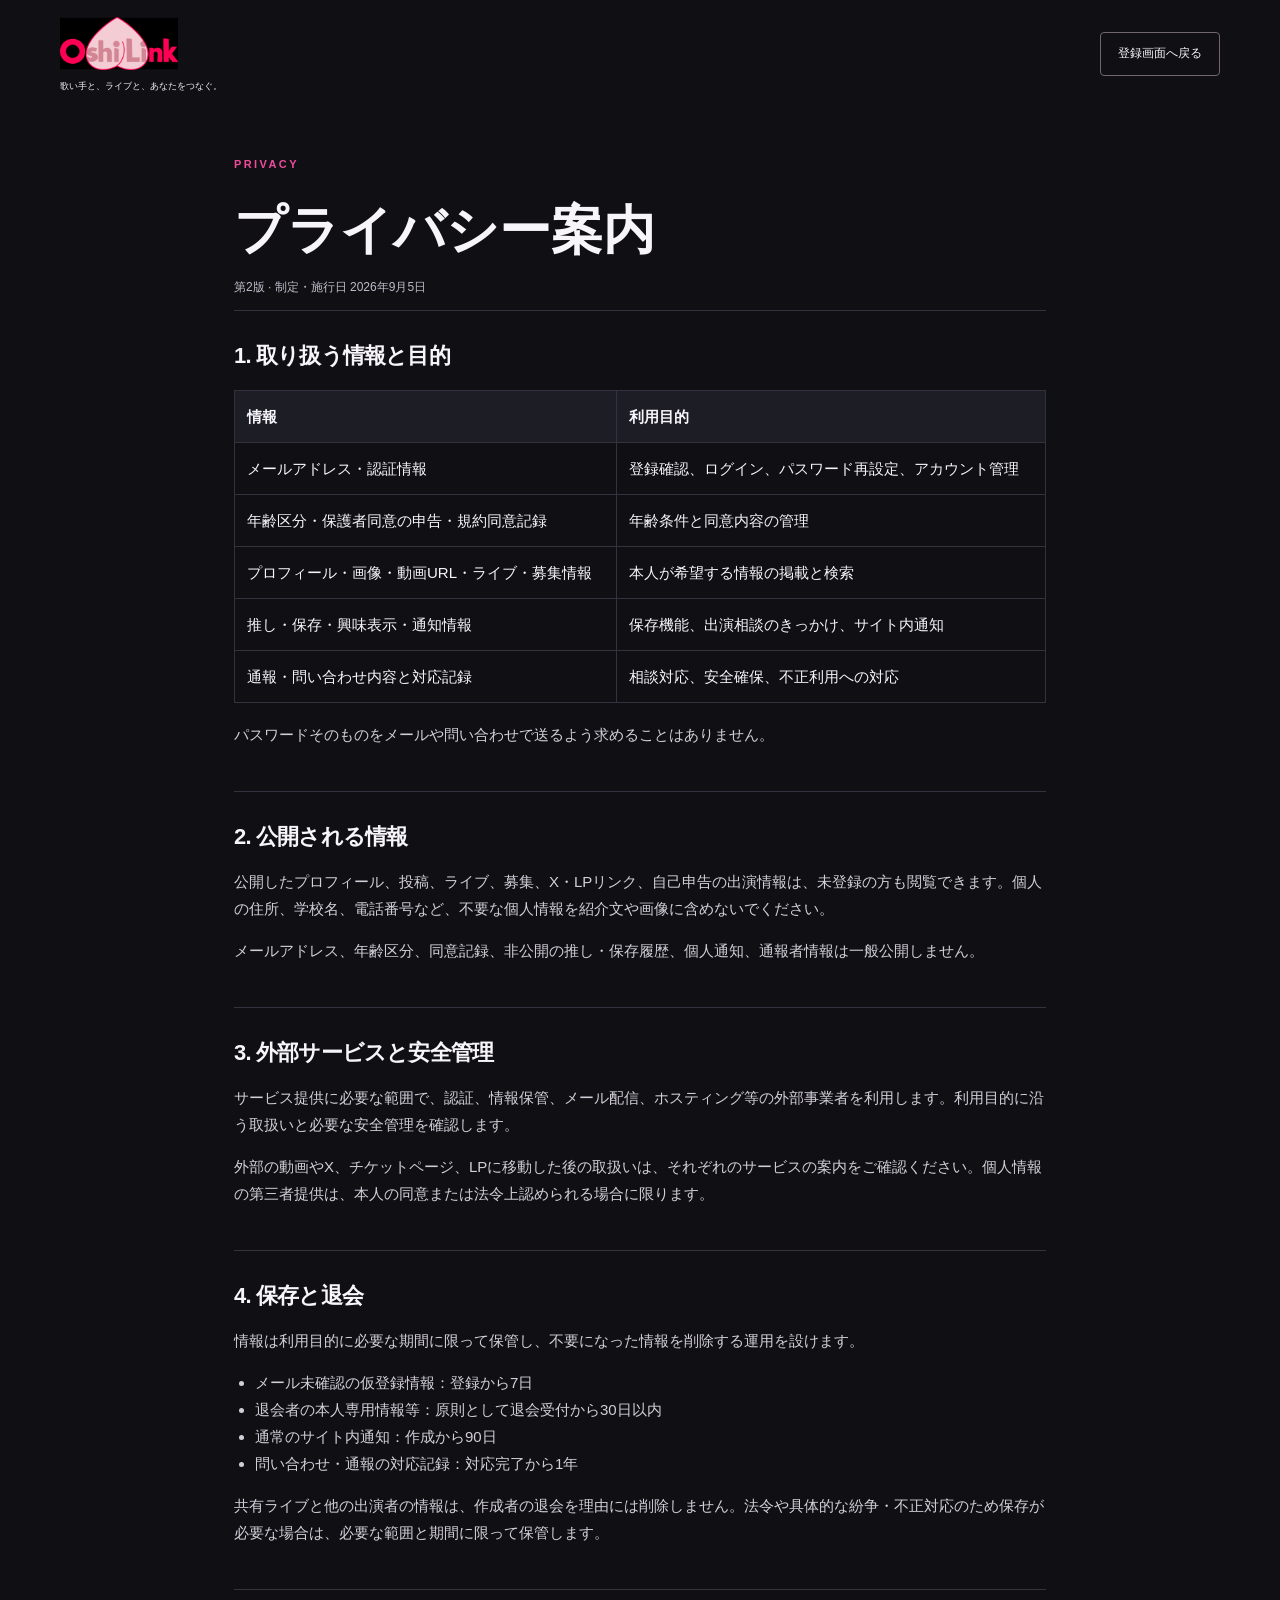
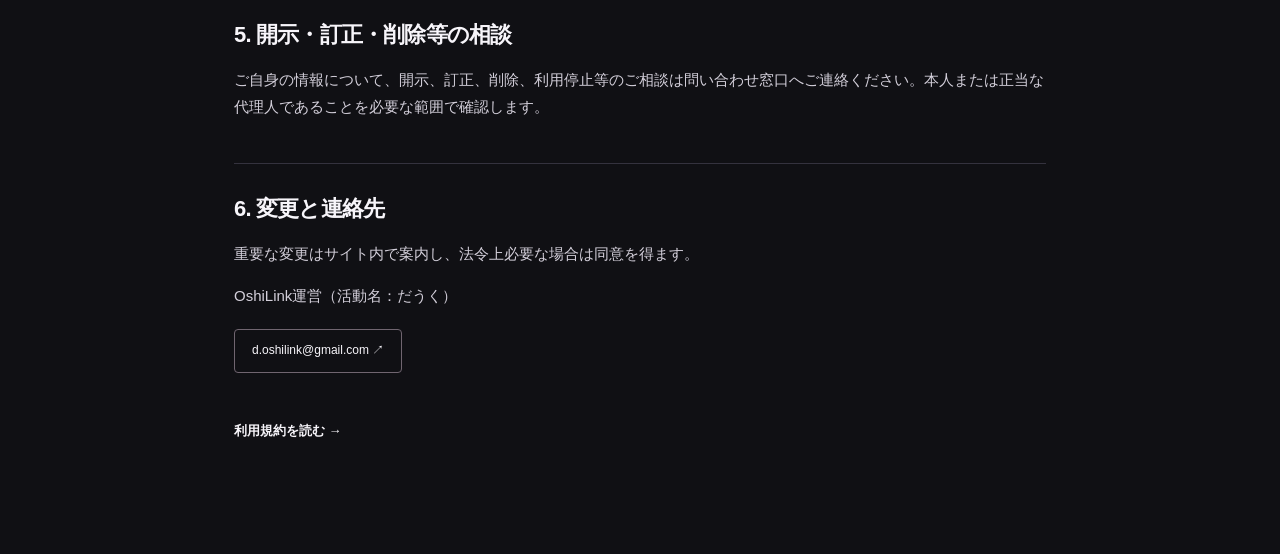
<file: privacy.html>
<!doctype html><html lang="ja"><head><meta charset="utf-8"><meta name="viewport" content="width=device-width,initial-scale=1"><title>プライバシー案内｜OshiLink</title><link rel="stylesheet" href="./style.css"><link rel="stylesheet" href="./logo.css"><link rel="stylesheet" href="./legal.css"></head><body>
<header class="header wrap"><a href="./index.html" class="brand" aria-label="OshiLink ホーム"><img class="brand-logo" src="./assets/oshilink-logo.png" alt=""><small>歌い手と、ライブと、あなたをつなぐ。</small></a><a class="outline" href="./account.html">登録画面へ戻る</a></header>
<main class="legal-shell"><p class="eyebrow">PRIVACY</p><h1>プライバシー案内</h1><p class="legal-meta">第2版 · 制定・施行日 2026年9月5日</p>
<section class="legal-section"><h2>1. 取り扱う情報と目的</h2><table class="legal-table"><thead><tr><th>情報</th><th>利用目的</th></tr></thead><tbody><tr><td>メールアドレス・認証情報</td><td>登録確認、ログイン、パスワード再設定、アカウント管理</td></tr><tr><td>年齢区分・保護者同意の申告・規約同意記録</td><td>年齢条件と同意内容の管理</td></tr><tr><td>プロフィール・画像・動画URL・ライブ・募集情報</td><td>本人が希望する情報の掲載と検索</td></tr><tr><td>推し・保存・興味表示・通知情報</td><td>保存機能、出演相談のきっかけ、サイト内通知</td></tr><tr><td>通報・問い合わせ内容と対応記録</td><td>相談対応、安全確保、不正利用への対応</td></tr></tbody></table><p>パスワードそのものをメールや問い合わせで送るよう求めることはありません。</p></section>
<section class="legal-section"><h2>2. 公開される情報</h2><p>公開したプロフィール、投稿、ライブ、募集、X・LPリンク、自己申告の出演情報は、未登録の方も閲覧できます。個人の住所、学校名、電話番号など、不要な個人情報を紹介文や画像に含めないでください。</p><p>メールアドレス、年齢区分、同意記録、非公開の推し・保存履歴、個人通知、通報者情報は一般公開しません。</p></section>
<section class="legal-section"><h2>3. 外部サービスと安全管理</h2><p>サービス提供に必要な範囲で、認証、情報保管、メール配信、ホスティング等の外部事業者を利用します。利用目的に沿う取扱いと必要な安全管理を確認します。</p><p>外部の動画やX、チケットページ、LPに移動した後の取扱いは、それぞれのサービスの案内をご確認ください。個人情報の第三者提供は、本人の同意または法令上認められる場合に限ります。</p></section>
<section class="legal-section"><h2>4. 保存と退会</h2><p>情報は利用目的に必要な期間に限って保管し、不要になった情報を削除する運用を設けます。</p><ul><li>メール未確認の仮登録情報：登録から7日</li><li>退会者の本人専用情報等：原則として退会受付から30日以内</li><li>通常のサイト内通知：作成から90日</li><li>問い合わせ・通報の対応記録：対応完了から1年</li></ul><p>共有ライブと他の出演者の情報は、作成者の退会を理由には削除しません。法令や具体的な紛争・不正対応のため保存が必要な場合は、必要な範囲と期間に限って保管します。</p></section>
<section class="legal-section"><h2>5. 開示・訂正・削除等の相談</h2><p>ご自身の情報について、開示、訂正、削除、利用停止等のご相談は問い合わせ窓口へご連絡ください。本人または正当な代理人であることを必要な範囲で確認します。</p></section>
<section class="legal-section"><h2>6. 変更と連絡先</h2><p>重要な変更はサイト内で案内し、法令上必要な場合は同意を得ます。</p><p>OshiLink運営（活動名：だうく）</p><div class="legal-contact"><a class="outline" href="mailto:d.oshilink@gmail.com">d.oshilink@gmail.com ↗</a></div></section>
<p><a class="text-link" href="./terms.html">利用規約を読む →</a></p></main></body></html>
</file>
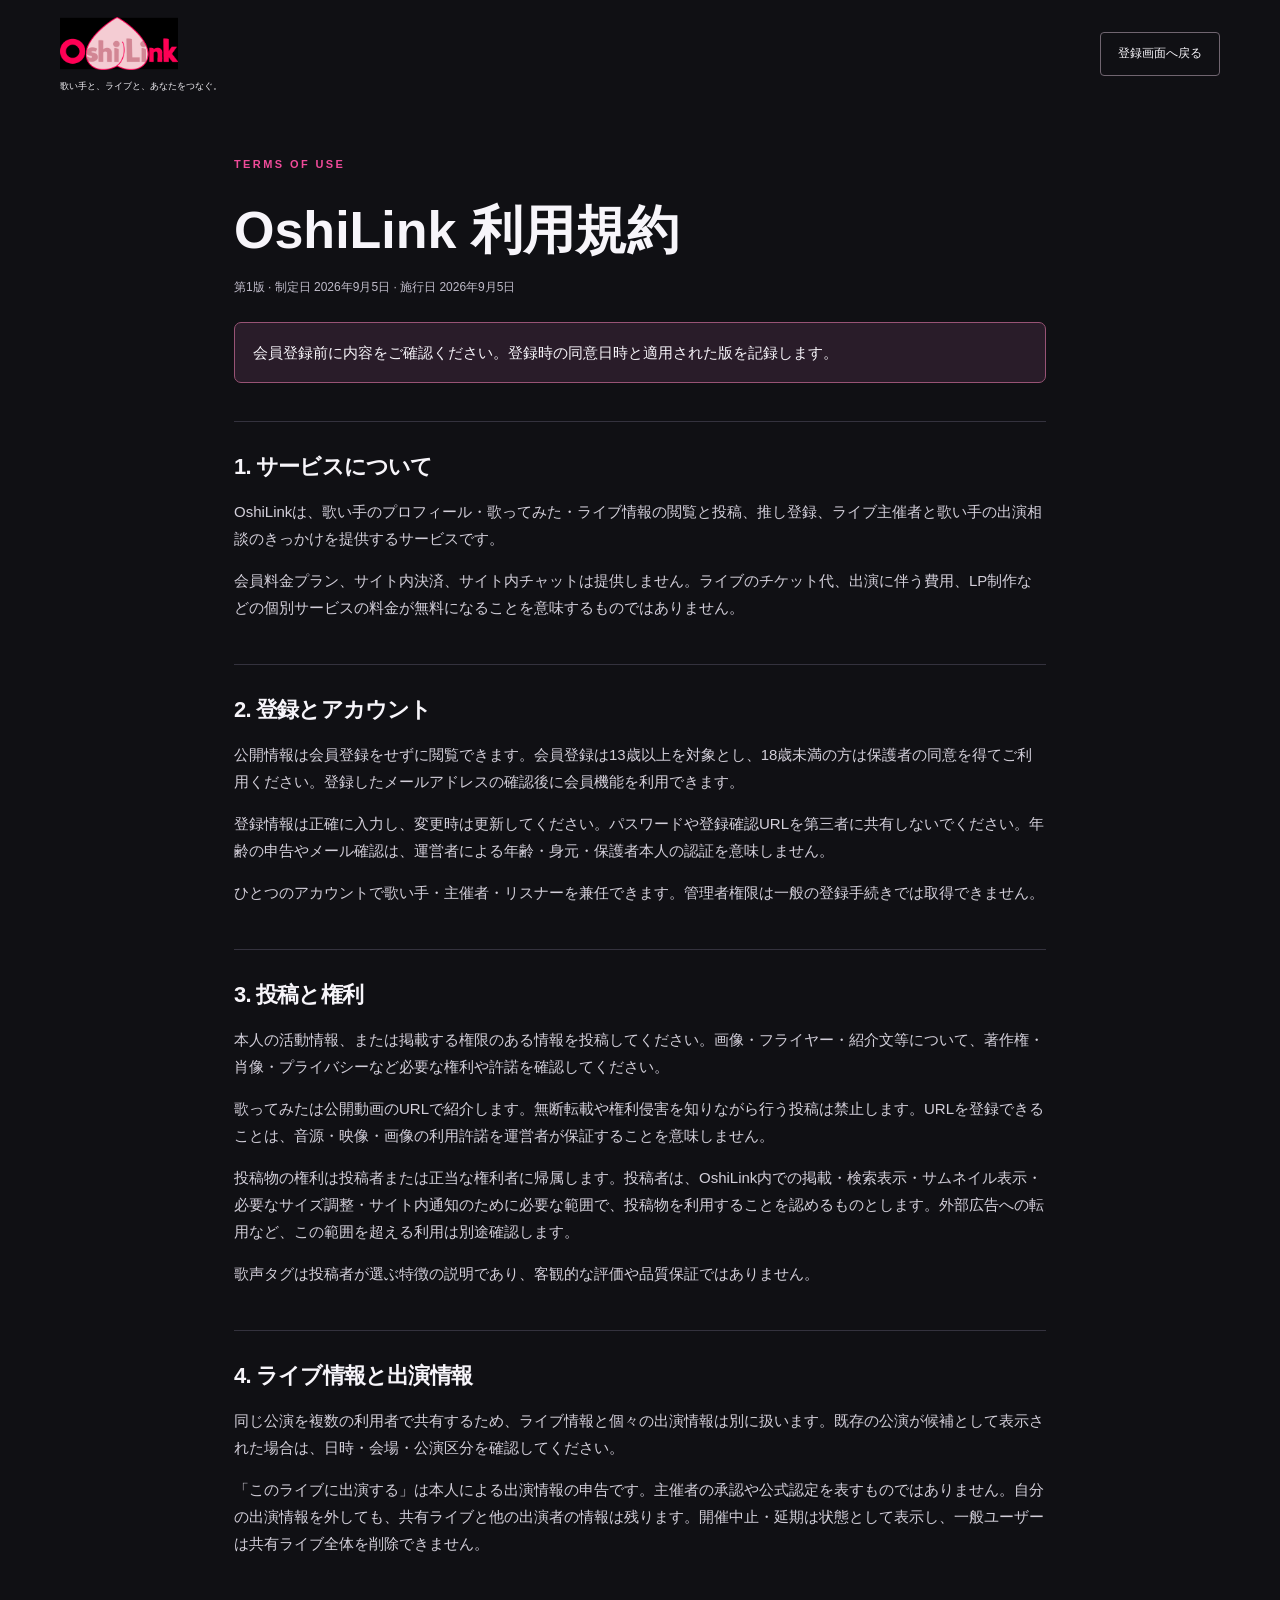
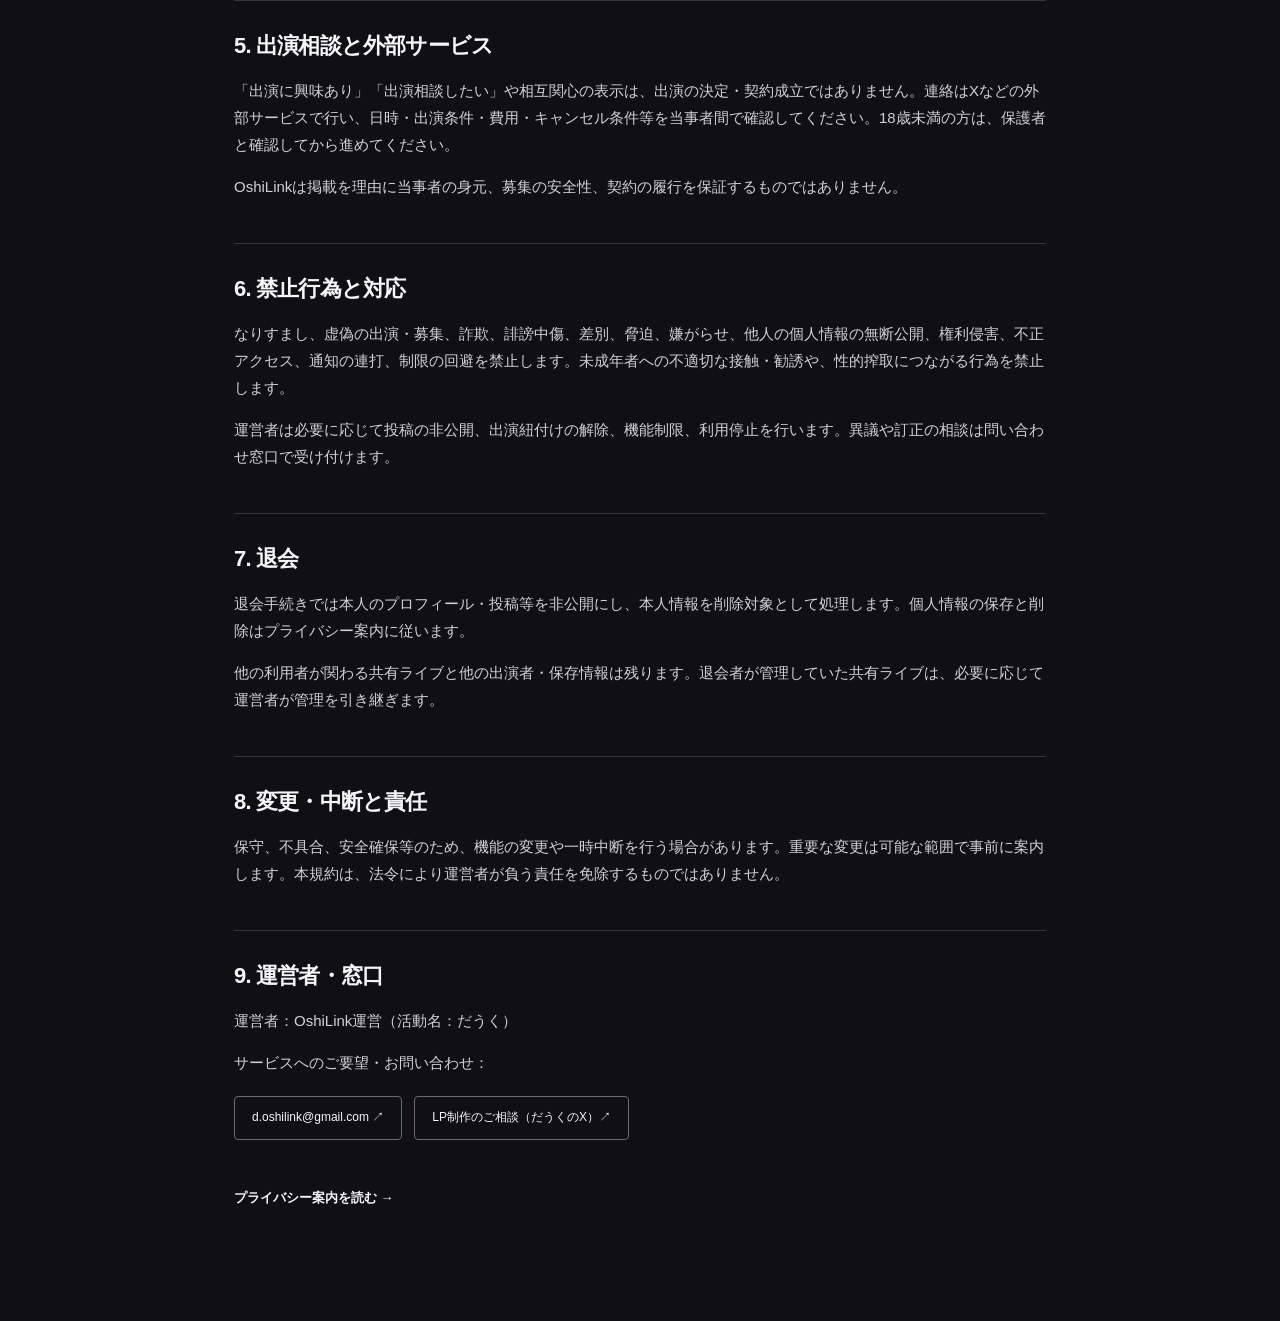
<file: terms.html>
<!doctype html><html lang="ja"><head><meta charset="utf-8"><meta name="viewport" content="width=device-width,initial-scale=1"><title>利用規約｜OshiLink</title><link rel="stylesheet" href="./style.css"><link rel="stylesheet" href="./logo.css"><link rel="stylesheet" href="./legal.css"></head><body>
<header class="header wrap"><a href="./index.html" class="brand" aria-label="OshiLink ホーム"><img class="brand-logo" src="./assets/oshilink-logo.png" alt=""><small>歌い手と、ライブと、あなたをつなぐ。</small></a><a class="outline" href="./account.html">登録画面へ戻る</a></header>
<main class="legal-shell"><p class="eyebrow">TERMS OF USE</p><h1>OshiLink 利用規約</h1><p class="legal-meta">第1版 · 制定日 2026年9月5日 · 施行日 2026年9月5日</p><div class="legal-notice">会員登録前に内容をご確認ください。登録時の同意日時と適用された版を記録します。</div>
<section class="legal-section"><h2>1. サービスについて</h2><p>OshiLinkは、歌い手のプロフィール・歌ってみた・ライブ情報の閲覧と投稿、推し登録、ライブ主催者と歌い手の出演相談のきっかけを提供するサービスです。</p><p>会員料金プラン、サイト内決済、サイト内チャットは提供しません。ライブのチケット代、出演に伴う費用、LP制作などの個別サービスの料金が無料になることを意味するものではありません。</p></section>
<section class="legal-section"><h2>2. 登録とアカウント</h2><p>公開情報は会員登録をせずに閲覧できます。会員登録は13歳以上を対象とし、18歳未満の方は保護者の同意を得てご利用ください。登録したメールアドレスの確認後に会員機能を利用できます。</p><p>登録情報は正確に入力し、変更時は更新してください。パスワードや登録確認URLを第三者に共有しないでください。年齢の申告やメール確認は、運営者による年齢・身元・保護者本人の認証を意味しません。</p><p>ひとつのアカウントで歌い手・主催者・リスナーを兼任できます。管理者権限は一般の登録手続きでは取得できません。</p></section>
<section class="legal-section"><h2>3. 投稿と権利</h2><p>本人の活動情報、または掲載する権限のある情報を投稿してください。画像・フライヤー・紹介文等について、著作権・肖像・プライバシーなど必要な権利や許諾を確認してください。</p><p>歌ってみたは公開動画のURLで紹介します。無断転載や権利侵害を知りながら行う投稿は禁止します。URLを登録できることは、音源・映像・画像の利用許諾を運営者が保証することを意味しません。</p><p>投稿物の権利は投稿者または正当な権利者に帰属します。投稿者は、OshiLink内での掲載・検索表示・サムネイル表示・必要なサイズ調整・サイト内通知のために必要な範囲で、投稿物を利用することを認めるものとします。外部広告への転用など、この範囲を超える利用は別途確認します。</p><p>歌声タグは投稿者が選ぶ特徴の説明であり、客観的な評価や品質保証ではありません。</p></section>
<section class="legal-section"><h2>4. ライブ情報と出演情報</h2><p>同じ公演を複数の利用者で共有するため、ライブ情報と個々の出演情報は別に扱います。既存の公演が候補として表示された場合は、日時・会場・公演区分を確認してください。</p><p>「このライブに出演する」は本人による出演情報の申告です。主催者の承認や公式認定を表すものではありません。自分の出演情報を外しても、共有ライブと他の出演者の情報は残ります。開催中止・延期は状態として表示し、一般ユーザーは共有ライブ全体を削除できません。</p></section>
<section class="legal-section"><h2>5. 出演相談と外部サービス</h2><p>「出演に興味あり」「出演相談したい」や相互関心の表示は、出演の決定・契約成立ではありません。連絡はXなどの外部サービスで行い、日時・出演条件・費用・キャンセル条件等を当事者間で確認してください。18歳未満の方は、保護者と確認してから進めてください。</p><p>OshiLinkは掲載を理由に当事者の身元、募集の安全性、契約の履行を保証するものではありません。</p></section>
<section class="legal-section"><h2>6. 禁止行為と対応</h2><p>なりすまし、虚偽の出演・募集、詐欺、誹謗中傷、差別、脅迫、嫌がらせ、他人の個人情報の無断公開、権利侵害、不正アクセス、通知の連打、制限の回避を禁止します。未成年者への不適切な接触・勧誘や、性的搾取につながる行為を禁止します。</p><p>運営者は必要に応じて投稿の非公開、出演紐付けの解除、機能制限、利用停止を行います。異議や訂正の相談は問い合わせ窓口で受け付けます。</p></section>
<section class="legal-section"><h2>7. 退会</h2><p>退会手続きでは本人のプロフィール・投稿等を非公開にし、本人情報を削除対象として処理します。個人情報の保存と削除はプライバシー案内に従います。</p><p>他の利用者が関わる共有ライブと他の出演者・保存情報は残ります。退会者が管理していた共有ライブは、必要に応じて運営者が管理を引き継ぎます。</p></section>
<section class="legal-section"><h2>8. 変更・中断と責任</h2><p>保守、不具合、安全確保等のため、機能の変更や一時中断を行う場合があります。重要な変更は可能な範囲で事前に案内します。本規約は、法令により運営者が負う責任を免除するものではありません。</p></section>
<section class="legal-section"><h2>9. 運営者・窓口</h2><p>運営者：OshiLink運営（活動名：だうく）</p><p>サービスへのご要望・お問い合わせ：</p><div class="legal-contact"><a class="outline" href="mailto:d.oshilink@gmail.com">d.oshilink@gmail.com ↗</a><a class="outline" href="https://x.com/dauk_CA" target="_blank" rel="noopener noreferrer">LP制作のご相談（だうくのX）↗</a></div></section>
<p><a class="text-link" href="./privacy.html">プライバシー案内を読む →</a></p></main></body></html>
</file>
<file: style.css>
:root{color-scheme:dark;--bg:#101014;--surface:#1d1d25;--ink:#f7f5fa;--muted:#bfbbc9;--pink:#f04b9a;--button:#b81768;--line:#34323e}*{box-sizing:border-box}html{scroll-behavior:smooth;scroll-padding-top:30px}body{margin:0;background:var(--bg);color:var(--ink);font-family:"Hiragino Kaku Gothic ProN","Yu Gothic",sans-serif;font-size:15px;line-height:1.8}a{color:inherit;text-decoration:none}button,input,select{font:inherit}button,a,select,input{touch-action:manipulation}button{cursor:pointer;color:inherit;background:none;border:0}button:focus-visible,a:focus-visible,input:focus-visible,select:focus-visible{outline:3px solid #ff9ccb;outline-offset:5px}button:hover,a:hover{filter:brightness(1.17)}.wrap{max-width:1240px;margin:auto;padding-left:40px;padding-right:40px}.preview{padding:8px 28px;background:#2d1730;color:#f4d3e6;font-size:12px;display:flex;justify-content:center;gap:36px}.preview label{cursor:pointer}.header{height:108px;display:flex;align-items:center;justify-content:space-between;gap:24px}.brand{font-family:Arial,sans-serif;font-size:30px;font-weight:900;letter-spacing:-1px;line-height:1}.brand span{color:var(--pink)}.brand small{display:block;font-family:sans-serif;font-size:9px;letter-spacing:0;margin-top:12px;font-weight:400}.header nav{display:flex;gap:28px;font-size:13px;font-weight:bold}.outline{border:1px solid #706570;padding:10px 17px;border-radius:4px;font-size:12px}.hero{display:grid;grid-template-columns:1.06fr 1fr;gap:50px;align-items:center;padding-top:30px;padding-bottom:74px}.eyebrow{font:700 11px/1.5 Arial,sans-serif;letter-spacing:2.4px;color:var(--pink);margin:0 0 22px}.hero h1{font-size:clamp(34px,4.5vw,57px);letter-spacing:-2px;line-height:1.5;margin:0 0 26px;font-weight:900}.hero h1 em{font-style:normal;color:var(--pink)}.intro{color:var(--muted);line-height:2.1}.actions{display:flex;align-items:center;gap:25px;margin-top:34px}.primary{display:inline-flex;align-items:center;justify-content:space-between;gap:40px;background:var(--button);padding:15px 24px;border:1px solid #d13784;border-radius:4px;font-weight:700;font-size:14px}.text-link{font-size:13px;font-weight:700;padding:8px 0}.quiet{font-size:12px;color:var(--muted);margin-top:22px}.spotlight{position:relative;min-height:460px;overflow:hidden;background:radial-gradient(ellipse at 90% 5%,#f98ec766,transparent 45%),linear-gradient(125deg,#211127 10%,#84294c 55%,#23111b 88%);border:1px solid #b1749655;box-shadow:0 12px 90px #a7245b22;transform:rotate(2deg);padding:25px 28px}.spotlight-top{display:flex;justify-content:space-between;font:10px Arial,sans-serif;letter-spacing:2px}.spotlight-title{padding:26px 0 15px}.spotlight-title>span{font-size:13px;letter-spacing:5px}.spotlight strong{font:900 clamp(52px,6vw,79px)/.93 Arial,sans-serif;display:block;margin-top:16px;letter-spacing:-4px}.spotlight i{font-style:normal;color:#ffa3d0}.spotlight-bottom{position:relative;border-top:1px solid #ffffff55;padding-top:18px;display:grid;grid-template-columns:1fr 1fr;gap:10px;align-items:start}.spotlight-bottom p{margin:0;font-size:14px}.spotlight-bottom small{grid-column:1/-1;font-size:10px;color:#f4cbdc}.pill{font-size:10px;display:inline-block;width:fit-content;border:1px solid #e8b0ce88;border-radius:30px;padding:3px 11px}.marquee{border-block:1px solid var(--line);padding:18px 0;white-space:nowrap;overflow:hidden;color:#74717e;font:900 22px Arial,sans-serif;letter-spacing:4px}.marquee span{color:var(--pink);margin:0 35px}.section{padding-top:76px;padding-bottom:12px;scroll-margin-top:20px}.section-heading{display:flex;align-items:flex-end;justify-content:space-between;gap:20px;margin-bottom:30px}h2{font-size:28px;line-height:1.5;letter-spacing:-.8px;margin:0}h3{line-height:1.6}.section-heading .eyebrow{margin-bottom:12px}.section-heading p:not(.eyebrow){margin:12px 0 0;font-size:13px;color:var(--muted)}.region-label{font-size:11px;color:var(--muted)}select{display:block;padding:10px 30px 10px 15px;color:var(--ink);background:var(--surface);border:1px solid var(--line);border-radius:5px}.calendar-layout{display:grid;grid-template-columns:1.35fr 1fr;border:1px solid var(--line);border-radius:8px;overflow:hidden;background:#17171d}.calendar-panel{padding:25px;border-right:1px solid var(--line)}.month-bar{display:flex;justify-content:space-between;align-items:center;margin-bottom:23px}.month-bar h3{margin:0;font:700 24px Arial,sans-serif}.month-bar button{border:1px solid var(--line);border-radius:4px;min-width:39px;min-height:38px;font-size:13px}.weekdays,.days{display:grid;grid-template-columns:repeat(7,minmax(0,1fr));}.weekdays,.days{grid-template-columns:repeat(7,minmax(0,1fr))}.weekdays{text-align:center;font-size:11px;color:var(--muted);margin-bottom:10px}.weekdays span:first-child{color:#ff92ba}.weekdays span:last-child{color:#91b4ff}.day{position:relative;min-height:64px;border:1px solid transparent;border-radius:5px;padding:8px 2px;font:14px Arial,sans-serif;display:flex;flex-direction:column;align-items:center;justify-content:center;gap:6px}.day.today{border-color:#786a79}.day[aria-pressed=true]{background:var(--button);border-color:var(--pink)}.day .dots{min-height:13px;font:9px sans-serif;color:#ffb2d7}.day[aria-pressed=true] .dots{color:white}.day:hover{background:#49283d}.calendar-note{font-size:10px;color:var(--muted);margin-top:20px;margin-bottom:0}.event-panel{padding:25px;background:#1b1a22}.list-title{display:flex;align-items:center;justify-content:space-between;margin-bottom:20px}.list-title h3{margin:0;font-size:17px}.list-title>span{font-size:12px;color:var(--muted)}.event{padding:18px 0;border-bottom:1px solid var(--line)}.event:first-child{padding-top:0}.event .meta{font-size:11px;color:#e39abb}.event h4{font-size:18px;margin:10px 0}.event p{color:var(--muted);font-size:12px;margin:5px 0}.event button{padding:0;text-align:left;width:100%}.event .arrow{float:right;color:var(--pink)}.sample{color:#fcb8d8;font-size:10px;border:1px solid #71425a;padding:2px 6px;border-radius:3px}.tags{display:flex;gap:10px;flex-wrap:wrap;margin:25px 0}.tag{border:1px solid #51424e;padding:8px 17px;border-radius:30px;font-size:13px}.tag[aria-pressed=true]{background:var(--button);border-color:var(--pink)}.video-grid{display:grid;grid-template-columns:repeat(3,1fr);gap:20px}.video-card{background:var(--surface);border:1px solid var(--line);border-radius:7px;overflow:hidden}.video-art{aspect-ratio:16/9;display:flex;flex-direction:column;align-items:center;justify-content:center;background:radial-gradient(ellipse at top right,#875d8366,transparent),#29212f;color:#d7b7d5;gap:10px}.video-card:nth-child(2) .video-art{background:radial-gradient(ellipse at bottom left,#485f8866,transparent),#202631}.video-card:nth-child(3) .video-art{background:radial-gradient(ellipse at top,#96604366,transparent),#302428}.video-art strong{font-size:25px;letter-spacing:7px}.video-art small{font:10px Arial,sans-serif;letter-spacing:3px}.video-body{padding:19px}.video-body h3{font-size:15px;margin:12px 0 6px}.video-body p{font-size:11px;color:var(--muted);margin:5px 0}.empty{padding:30px 20px;border:1px dashed #52434f;border-radius:6px;text-align:center;color:var(--muted);grid-column:1/-1}.empty h3{font-size:15px;color:var(--ink);font-weight:500}.empty p{font-size:12px}.empty-symbol{font-size:28px;color:var(--pink)}.recruit{display:grid;grid-template-columns:1fr 1fr;background:linear-gradient(110deg,#3d172b,#1e1b26 75%);border:1px solid #57374b;padding:44px;gap:50px}.recruit h2{font-size:33px}.recruit p{color:var(--muted);font-size:13px}.recruit-info{border-left:1px solid #73435e;padding-left:40px}.recruit-info h3{font-size:22px}.join{text-align:center;padding-top:100px;padding-bottom:90px}.join .eyebrow{margin-bottom:14px}.join p:not(.eyebrow){color:var(--muted);font-size:13px;margin:24px 0}.join .primary{min-width:200px}footer{border-top:1px solid var(--line);padding-top:32px;padding-bottom:40px;display:flex;align-items:center;gap:24px;flex-wrap:wrap}footer .brand{font-size:24px}footer p,footer a:not(.brand){font-size:11px;color:var(--muted)}footer a:not(.brand){margin-left:auto}footer small{flex-basis:100%;font-size:10px;color:var(--muted)}.bottom-nav,.mobile-only{display:none}dialog{max-width:520px;width:calc(100% - 36px);padding:38px 30px;background:var(--surface);color:var(--ink);border:1px solid #895271;border-radius:10px}dialog::backdrop{background:#000b;backdrop-filter:blur(5px)}dialog p{font-size:14px;color:var(--muted)}.dialog-close{position:absolute;top:3px;right:10px;font-size:30px;min-width:44px;min-height:44px}.skip{position:fixed;top:-100px;z-index:10;background:var(--button);padding:14px}.skip:focus{top:0}@media(max-width:900px){.header nav{gap:14px}.header nav a{font-size:11px}.hero{gap:30px}.wrap{padding-left:24px;padding-right:24px}.hero h1{font-size:38px}.actions{gap:12px}.primary{gap:20px}.calendar-layout{grid-template-columns:1fr 1fr}.calendar-panel,.event-panel{padding:18px}.day{min-height:53px}.recruit{gap:28px;padding:30px}}@media(max-width:640px){body{padding-bottom:66px}.wrap{padding-left:20px;padding-right:20px}.preview{font-size:9px;gap:2px;flex-direction:column;align-items:center;padding:6px 12px}.header{height:85px}.brand{font-size:26px}.header nav{display:none}.outline{font-size:10px;padding:8px 10px}.hero{grid-template-columns:1fr;padding-top:24px;padding-bottom:40px;gap:30px}.hero h1{font-size:39px;letter-spacing:-2px}.hero .eyebrow{font-size:9px;letter-spacing:1.8px}.intro{font-size:13px}.hero-copy .quiet{font-size:10px}.spotlight{min-height:370px;transform:rotate(1deg);padding:22px}.spotlight strong{font-size:63px}.spotlight-title{padding:20px 0}.spotlight-bottom p{font-size:12px}.spotlight-bottom small{font-size:9px}.marquee{font-size:17px;padding:14px 0}.section{padding-top:48px}.section-heading{align-items:flex-start;flex-direction:column;gap:18px;margin-bottom:22px}h2{font-size:23px}.eyebrow{font-size:9px;letter-spacing:1.8px}.region-label{display:flex;gap:14px;align-items:center;width:100%}.region-label select{flex:1}.calendar-layout{grid-template-columns:1fr}.calendar-panel{border-right:0;border-bottom:1px solid var(--line);padding:18px 12px}.event-panel{padding:22px 18px}.month-bar h3{font-size:21px}.day{min-height:53px}.video-grid{grid-template-columns:1fr}.video-card{display:grid;grid-template-columns:120px 1fr}.video-art{height:100%;aspect-ratio:auto}.video-art strong{font-size:18px;letter-spacing:2px}.video-art small{font-size:8px;letter-spacing:1px}.video-body{padding:14px}.tags{gap:8px}.tag{padding:8px 13px;font-size:12px}.recruit{grid-template-columns:1fr;padding:28px 24px;gap:20px}.recruit h2{font-size:29px}.recruit-info{border-left:0;border-top:1px solid #73435e;padding:24px 0 0}.recruit-info h3{font-size:19px}.join{padding-top:64px;padding-bottom:54px}.join h2{font-size:25px}.mobile-only{display:block}footer{gap:12px}footer p{flex-basis:100%;margin:0}footer a:not(.brand){margin-left:0}.bottom-nav{display:flex;position:fixed;bottom:0;left:0;right:0;justify-content:space-around;align-items:center;background:#18161ff5;backdrop-filter:blur(15px);border-top:1px solid #473345;padding:8px 0 max(8px,env(safe-area-inset-bottom));z-index:5}.bottom-nav a,.bottom-nav button{font-size:10px;padding:12px 8px}.bottom-nav a:hover{color:var(--pink)}}@media(prefers-reduced-motion:reduce){html{scroll-behavior:auto}}
</file>
<file: logo.css>
.brand{display:inline-flex;flex-direction:column;align-items:flex-start;flex:none}.brand-logo{display:block;width:118px;height:auto}footer .brand-logo{width:104px}@media(max-width:640px){.brand-logo{width:104px}footer .brand-logo{width:92px}}
</file>
<file: legal.css>
.legal-shell{max-width:860px;margin:0 auto;padding:48px 24px 96px}.legal-shell h1{font-size:clamp(32px,6vw,52px);line-height:1.35;margin:10px 0 12px}.legal-lead{color:var(--muted);margin-bottom:42px}.legal-notice{border:1px solid #985375;background:#291c29;padding:16px 18px;border-radius:7px;margin:24px 0 38px}.legal-section{padding:28px 0;border-top:1px solid var(--line)}.legal-section h2{font-size:22px;margin-bottom:14px}.legal-section p,.legal-section li{color:#d3cfda}.legal-section ul{padding-left:1.4em}.legal-table{width:100%;border-collapse:collapse;margin:18px 0}.legal-table th,.legal-table td{border:1px solid var(--line);padding:12px;text-align:left;vertical-align:top}.legal-table th{background:var(--surface)}.legal-meta{font-size:12px;color:var(--muted)}.legal-contact{display:flex;gap:12px;flex-wrap:wrap;margin-top:20px}@media(max-width:640px){.legal-shell{padding:32px 20px 80px}.legal-section h2{font-size:19px}.legal-table,.legal-table tbody,.legal-table tr,.legal-table th,.legal-table td{display:block}.legal-table tr{margin-bottom:14px}.legal-table th{border-bottom:0}}
</file>
